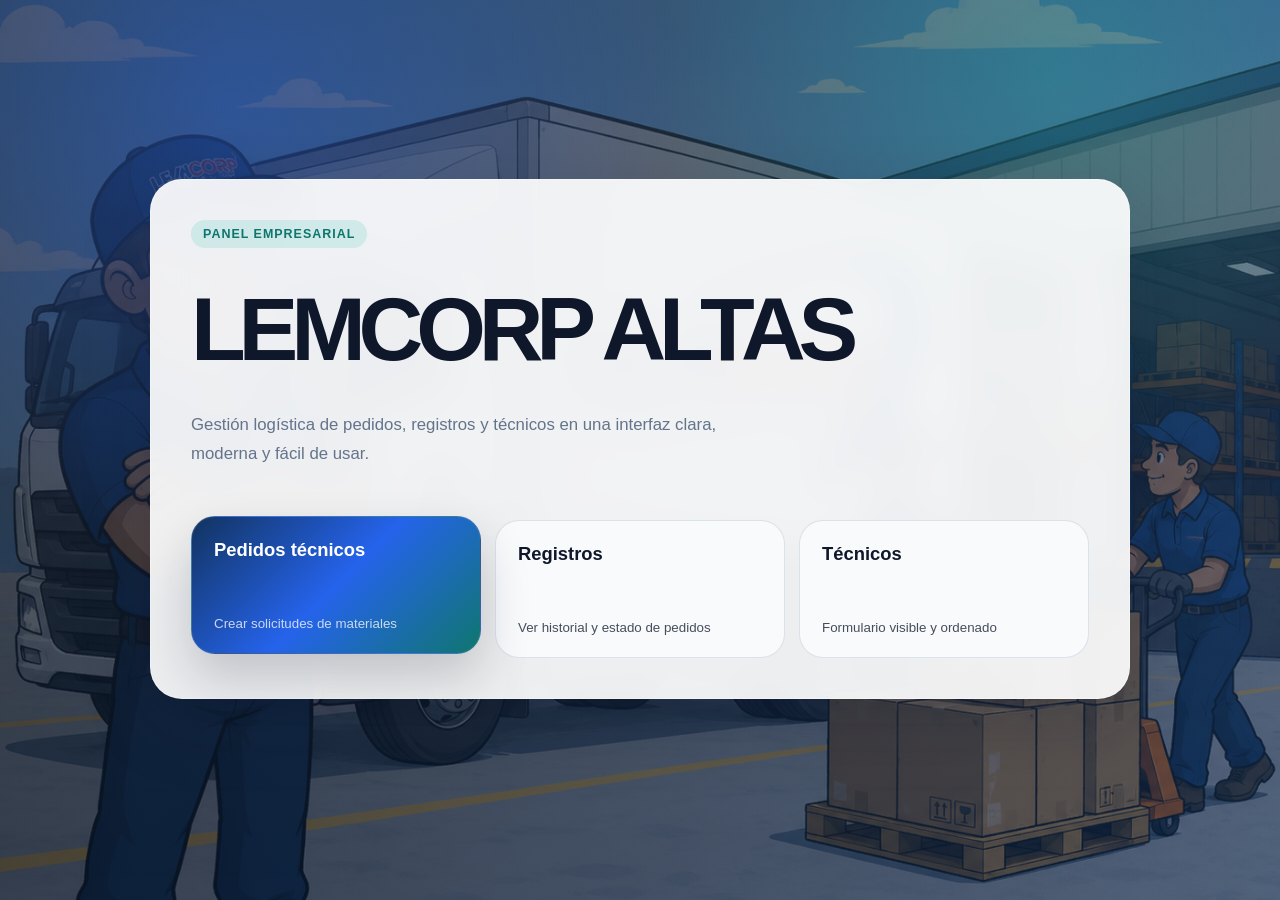
<file: index.html>
<!DOCTYPE html>
<html lang="es">
<head>
  <meta charset="UTF-8">
  <meta name="viewport" content="width=device-width, initial-scale=1.0">
  <title>LEMCORP ALTAS | Panel logístico</title>
  <link rel="stylesheet" href="Nueva%20carpeta/style.css">
</head>
<body class="landing-page">
  <main class="landing-shell">
    <section class="hero-panel">
      <span class="eyebrow">Panel empresarial</span>
      <h1>LEMCORP ALTAS</h1>
      <p>Gestión logística de pedidos, registros y técnicos en una interfaz clara, moderna y fácil de usar.</p>
      <div class="quick-actions">
        <a class="module-card primary" href="Nueva%20carpeta/tecnicos.html">
          <span>Pedidos técnicos</span>
          <small>Crear solicitudes de materiales</small>
        </a>
        <a class="module-card" href="Nueva%20carpeta/Admin.html">
          <span>Registros</span>
          <small>Ver historial y estado de pedidos</small>
        </a>
        <a class="module-card" href="Nueva%20carpeta/tecnicos.html#nuevo">
          <span>Técnicos</span>
          <small>Formulario visible y ordenado</small>
        </a>
      </div>
    </section>
  </main>
</body>
</html>
</file>
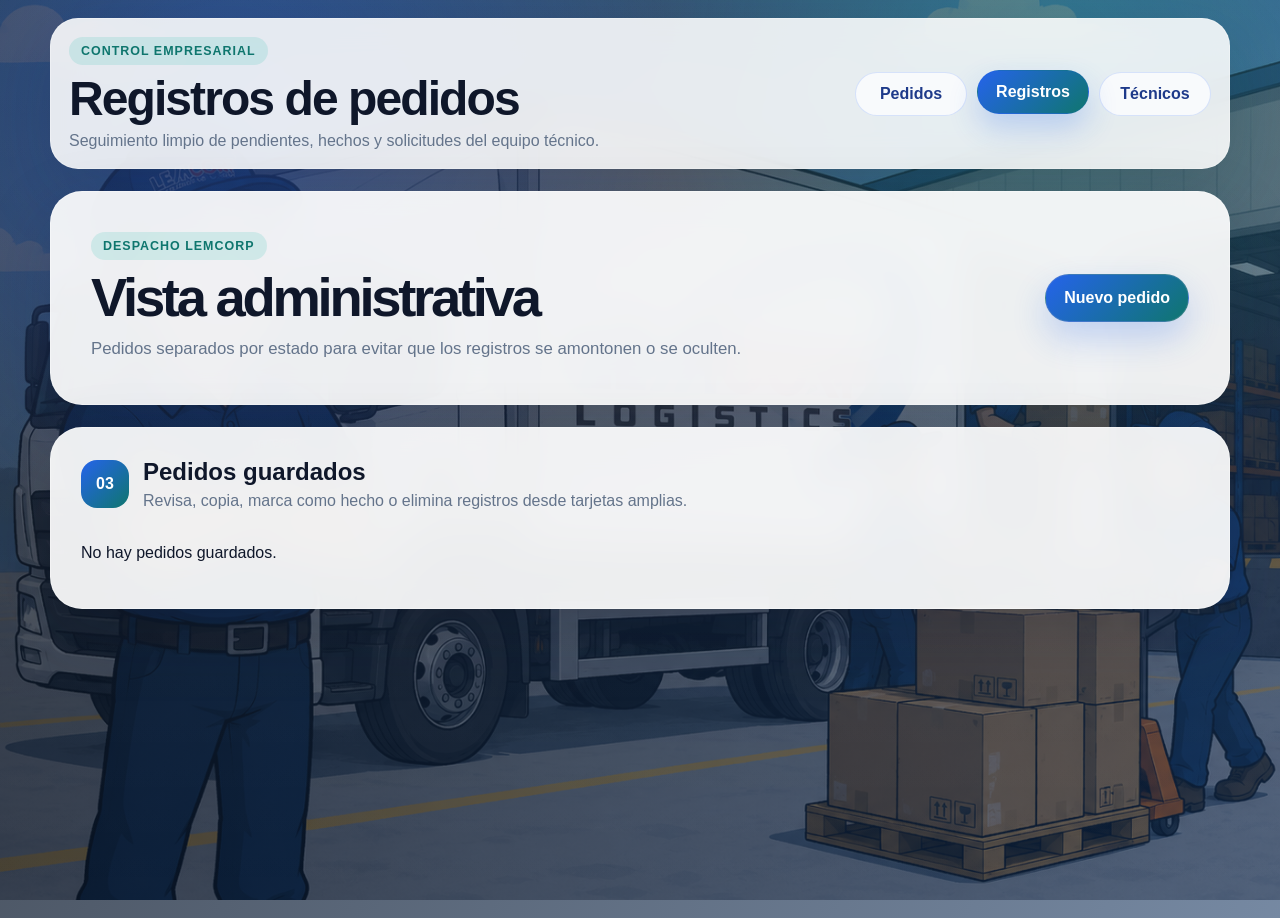
<file: Nueva carpeta/Admin.html>
<!DOCTYPE html>
<html lang="es">
<head>
  <meta charset="UTF-8">
  <meta name="viewport" content="width=device-width, initial-scale=1.0">
  <title>LEMCORP ALTAS | Registros</title>
  <link rel="stylesheet" href="style.css">
  <style>
    #loader {
      position: fixed;
      z-index: 9999;
      inset: 0;
      background: linear-gradient(135deg, #08111f, #12335f);
      display: flex;
      align-items: center;
      justify-content: center;
    }
    #loader img {
      width: min(220px, 55vw);
      filter: drop-shadow(0 24px 50px rgba(0, 0, 0, 0.35));
      animation: fadeIn 1.1s ease-in-out infinite alternate;
    }
    @keyframes fadeIn {
      from { opacity: 0.45; transform: translateY(8px) scale(0.98); }
      to { opacity: 1; transform: translateY(0) scale(1); }
    }
  </style>
</head>
<body>
  <div id="loader">
    <img src="image-removebg-preview.png" alt="Lemcorp Logo">
  </div>

  <header class="site-header" style="display:none;" id="contenido">
    <div class="brand-block">
      <span class="eyebrow">Control empresarial</span>
      <h1>Registros de pedidos</h1>
      <p>Seguimiento limpio de pendientes, hechos y solicitudes del equipo técnico.</p>
    </div>
    <nav class="app-nav" aria-label="Navegación principal">
      <a href="tecnicos.html">Pedidos</a>
      <a class="active" href="Admin.html">Registros</a>
      <a href="tecnicos.html#nuevo">Técnicos</a>
    </nav>
  </header>

  <main class="app-shell" style="display:none;" id="contenido2">
    <section class="hero-panel">
      <div>
        <span class="eyebrow">Despacho LEMCORP</span>
        <h2>Vista administrativa</h2>
        <p>Pedidos separados por estado para evitar que los registros se amontonen o se oculten.</p>
      </div>
      <a class="secondary-action" href="tecnicos.html">Nuevo pedido</a>
    </section>

    <section class="container records-panel" id="registros">
      <div class="section-heading">
        <span>03</span>
        <div>
          <h2>Pedidos guardados</h2>
          <p>Revisa, copia, marca como hecho o elimina registros desde tarjetas amplias.</p>
        </div>
      </div>
      <div id="tablaPedidos"></div>
    </section>
  </main>

  <script src="javaScriptAdmin.js"></script>
  <script>
    window.addEventListener("load", function(){
      setTimeout(()=>{
        document.getElementById("loader").style.display = "none";
        document.getElementById("contenido").style.display = "flex";
        document.getElementById("contenido2").style.display = "block";
      }, 800);
    });
  </script>
</body>
</html>
</file>
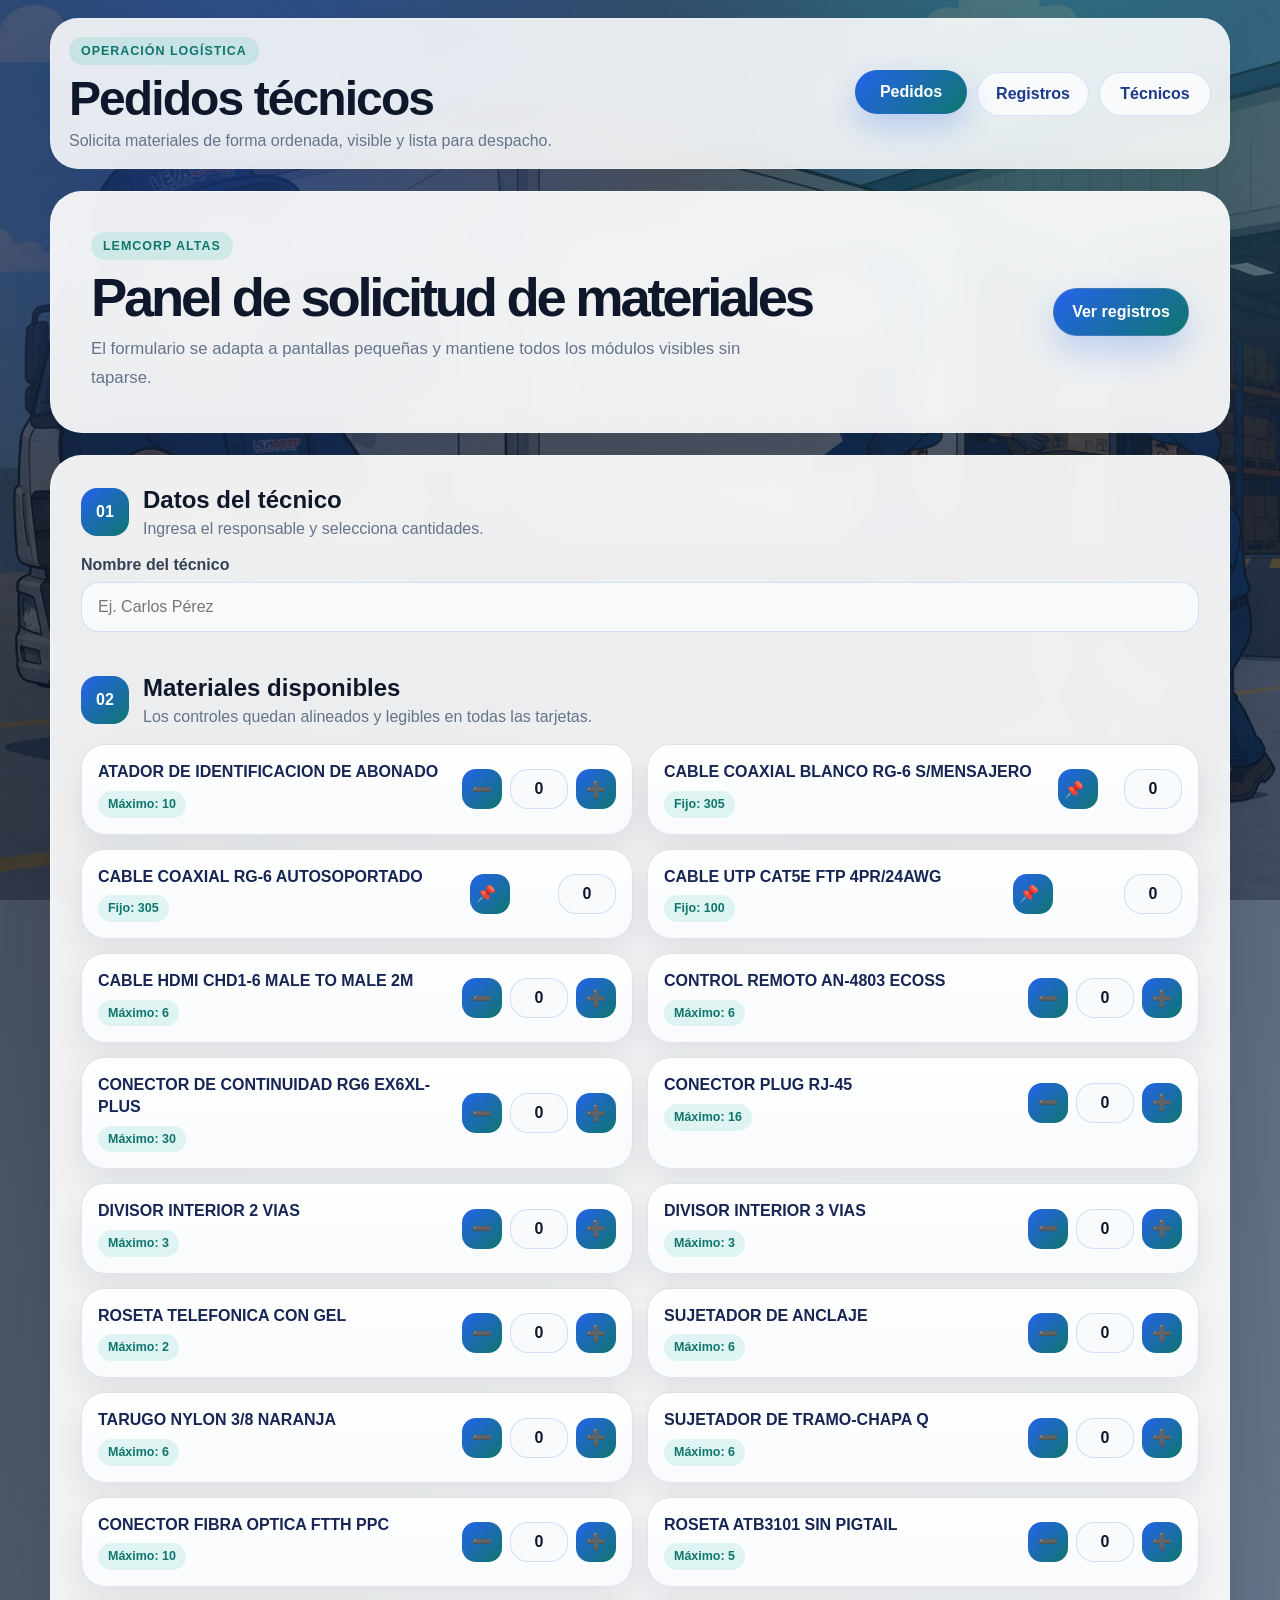
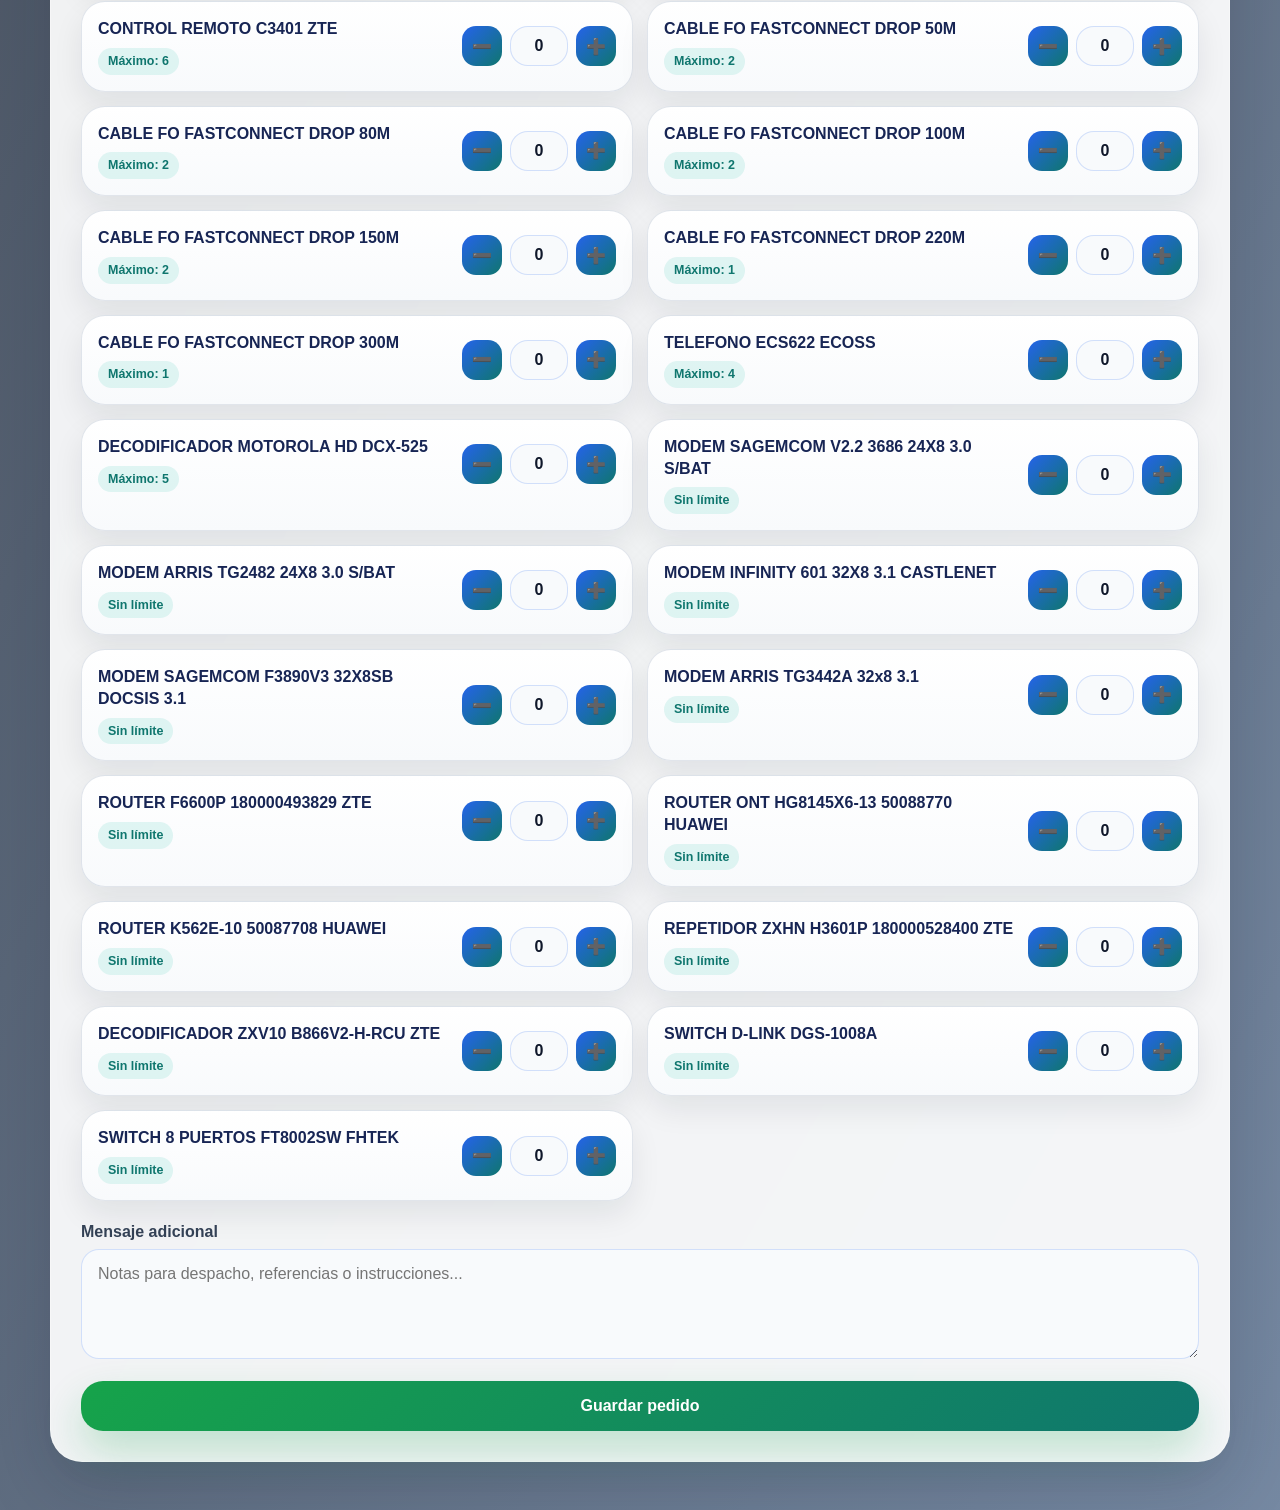
<file: Nueva carpeta/tecnicos.html>
<!DOCTYPE html>
<html lang="es">
<head>
  <meta charset="UTF-8">
  <meta name="viewport" content="width=device-width, initial-scale=1.0">
  <title>LEMCORP ALTAS | Pedidos técnicos</title>
  <link rel="stylesheet" href="style.css">
</head>
<body>
  <header class="site-header">
    <div class="brand-block">
      <span class="eyebrow">Operación logística</span>
      <h1>Pedidos técnicos</h1>
      <p>Solicita materiales de forma ordenada, visible y lista para despacho.</p>
    </div>
    <nav class="app-nav" aria-label="Navegación principal">
      <a class="active" href="tecnicos.html">Pedidos</a>
      <a href="Admin.html">Registros</a>
      <a href="#nuevo">Técnicos</a>
    </nav>
  </header>

  <main class="app-shell">
    <section class="hero-panel">
      <div>
        <span class="eyebrow">LEMCORP ALTAS</span>
        <h2>Panel de solicitud de materiales</h2>
        <p>El formulario se adapta a pantallas pequeñas y mantiene todos los módulos visibles sin taparse.</p>
      </div>
      <a class="secondary-action" href="Admin.html">Ver registros</a>
    </section>

    <section id="nuevo" class="container form-panel">
      <div class="section-heading">
        <span>01</span>
        <div>
          <h2>Datos del técnico</h2>
          <p>Ingresa el responsable y selecciona cantidades.</p>
        </div>
      </div>

      <label class="field-label" for="nombre">Nombre del técnico</label>
      <input class="form-field" type="text" id="nombre" placeholder="Ej. Carlos Pérez">

      <div class="section-heading compact">
        <span>02</span>
        <div>
          <h2>Materiales disponibles</h2>
          <p>Los controles quedan alineados y legibles en todas las tarjetas.</p>
        </div>
      </div>

      <div id="productos" class="productos-grid"></div>

      <label class="field-label" for="adicional">Mensaje adicional</label>
      <textarea class="form-field form-textarea" id="adicional" placeholder="Notas para despacho, referencias o instrucciones..."></textarea>

      <button class="enviar" onclick="guardarPedido()">Guardar pedido</button>
    </section>
  </main>

  <script src="script.js"></script>
</body>
</html>
</file>
<file: Nueva carpeta/style.css>
:root {
  --ink: #0f172a;
  --muted: #64748b;
  --panel: rgba(255, 255, 255, 0.92);
  --line: rgba(148, 163, 184, 0.28);
  --blue: #2563eb;
  --blue-dark: #12335f;
  --teal: #0f766e;
  --amber: #f59e0b;
  --green: #16a34a;
  --red: #dc2626;
  --shadow: 0 24px 70px rgba(15, 23, 42, 0.18);
}

* {
  box-sizing: border-box;
}

html {
  scroll-behavior: smooth;
}

body {
  min-height: 100vh;
  margin: 0;
  color: var(--ink);
  font-family: "Segoe UI", Arial, sans-serif;
  background:
    linear-gradient(120deg, rgba(8, 17, 31, 0.78), rgba(18, 51, 95, 0.58)),
    url("ChatGPT Image 23 may 2026, 10_47_10.png") center / cover fixed;
}

body::before {
  position: fixed;
  inset: 0;
  z-index: -1;
  content: "";
  background:
    radial-gradient(circle at 18% 12%, rgba(37, 99, 235, 0.36), transparent 34%),
    radial-gradient(circle at 82% 8%, rgba(20, 184, 166, 0.28), transparent 30%),
    linear-gradient(180deg, rgba(255, 255, 255, 0.08), rgba(255, 255, 255, 0));
}

a {
  color: inherit;
  text-decoration: none;
}

button,
input,
textarea {
  font: inherit;
}

.site-header {
  display: flex;
  width: min(1180px, calc(100% - 32px));
  margin: 18px auto 0;
  padding: 18px;
  align-items: center;
  justify-content: space-between;
  gap: 18px;
  border: 1px solid rgba(255, 255, 255, 0.28);
  border-radius: 28px;
  background: rgba(255, 255, 255, 0.88);
  box-shadow: var(--shadow);
  backdrop-filter: blur(16px);
}

.brand-block h1,
.hero-panel h1,
.hero-panel h2,
.section-heading h2,
.container h2 {
  margin: 0;
}

.brand-block h1 {
  font-size: clamp(1.7rem, 4vw, 3rem);
  letter-spacing: -0.04em;
}

.brand-block p,
.hero-panel p,
.section-heading p {
  margin: 6px 0 0;
  color: var(--muted);
}

.eyebrow {
  display: inline-flex;
  width: fit-content;
  margin-bottom: 6px;
  padding: 7px 12px;
  border-radius: 999px;
  color: #0f766e;
  background: rgba(20, 184, 166, 0.14);
  font-size: 0.78rem;
  font-weight: 800;
  letter-spacing: 0.08em;
  text-transform: uppercase;
}

.app-nav {
  display: flex;
  flex-wrap: wrap;
  justify-content: flex-end;
  gap: 10px;
}

.app-nav a {
  display: inline-flex;
  min-width: 112px;
  padding: 12px 16px;
  justify-content: center;
  border: 1px solid rgba(37, 99, 235, 0.16);
  border-radius: 999px;
  color: #1e3a8a;
  background: #f8fafc;
  font-weight: 800;
  transition: 180ms ease;
}

.app-nav a:hover,
.app-nav a.active {
  color: #fff;
  background: linear-gradient(135deg, var(--blue), var(--teal));
  transform: translateY(-2px);
  box-shadow: 0 14px 30px rgba(37, 99, 235, 0.24);
}

.app-shell,
.landing-shell {
  width: min(1180px, calc(100% - 32px));
  margin: 22px auto 48px;
}

.landing-shell {
  min-height: 100vh;
  display: grid;
  place-items: center;
  margin-block: 0;
}

.landing-page .hero-panel {
  width: min(100%, 980px);
  align-items: stretch;
  flex-direction: column;
}

.landing-page .hero-panel p {
  max-width: 580px;
}

.hero-panel,
.container {
  border: 1px solid rgba(255, 255, 255, 0.32);
  border-radius: 32px;
  background: var(--panel);
  box-shadow: var(--shadow);
  backdrop-filter: blur(18px);
}

.hero-panel {
  display: flex;
  margin-bottom: 22px;
  padding: clamp(22px, 4vw, 40px);
  align-items: center;
  justify-content: space-between;
  gap: 24px;
}

.hero-panel h1 {
  font-size: clamp(2.4rem, 9vw, 5.6rem);
  letter-spacing: -0.08em;
}

.hero-panel h2 {
  font-size: clamp(1.8rem, 5vw, 3.4rem);
  letter-spacing: -0.06em;
}

.hero-panel p {
  max-width: 680px;
  font-size: 1.05rem;
  line-height: 1.7;
}

.quick-actions {
  display: grid;
  grid-template-columns: repeat(3, minmax(0, 1fr));
  gap: 14px;
  margin-top: 28px;
}

.module-card,
.secondary-action {
  display: flex;
  border: 1px solid var(--line);
  border-radius: 24px;
  transition: 180ms ease;
}

.module-card {
  min-height: 138px;
  padding: 22px;
  flex-direction: column;
  justify-content: space-between;
  background: #f8fafc;
}

.module-card.primary,
.module-card:hover {
  color: #fff;
  background: linear-gradient(135deg, var(--blue-dark), var(--blue), var(--teal));
  transform: translateY(-4px);
  box-shadow: 0 24px 50px rgba(15, 23, 42, 0.2);
}

.module-card span {
  font-size: 1.15rem;
  font-weight: 900;
}

.module-card small {
  color: inherit;
  opacity: 0.76;
}

.secondary-action {
  white-space: nowrap;
  padding: 14px 18px;
  align-items: center;
  justify-content: center;
  color: #fff;
  background: linear-gradient(135deg, var(--blue), var(--teal));
  font-weight: 900;
  box-shadow: 0 16px 34px rgba(37, 99, 235, 0.24);
}

.secondary-action:hover {
  transform: translateY(-2px);
}

.container {
  padding: clamp(18px, 3vw, 30px);
}

.section-heading {
  display: flex;
  margin-bottom: 18px;
  align-items: center;
  gap: 14px;
}

.section-heading.compact {
  margin-top: 24px;
}

.section-heading span {
  display: grid;
  width: 48px;
  height: 48px;
  flex: 0 0 auto;
  place-items: center;
  border-radius: 16px;
  color: #fff;
  background: linear-gradient(135deg, var(--blue), var(--teal));
  font-weight: 900;
}

.field-label {
  display: inline-block;
  margin-bottom: 8px;
  color: #334155;
  font-weight: 800;
}

.form-field,
.cantidad {
  width: 100%;
  border: 1px solid rgba(37, 99, 235, 0.18);
  border-radius: 18px;
  color: var(--ink);
  background: #f8fafc;
  outline: none;
  transition: 160ms ease;
}

.form-field {
  padding: 15px 16px;
  margin-bottom: 18px;
}

.form-textarea {
  min-height: 110px;
  resize: vertical;
}

.form-field:focus,
.cantidad:focus {
  border-color: var(--blue);
  box-shadow: 0 0 0 4px rgba(37, 99, 235, 0.14);
}

.productos-grid {
  display: grid;
  grid-template-columns: repeat(2, minmax(0, 1fr));
  gap: 14px;
  margin-bottom: 22px;
}

.card {
  min-width: 0;
  padding: 16px;
  border: 1px solid var(--line);
  border-radius: 24px;
  background: linear-gradient(180deg, #fff, #f8fafc);
  box-shadow: 0 14px 30px rgba(15, 23, 42, 0.08);
}

.producto {
  display: flex;
  min-width: 0;
  align-items: center;
  justify-content: space-between;
  gap: 14px;
}

.nombre {
  min-width: 0;
  color: #172554;
  font-weight: 900;
  line-height: 1.35;
}

.nombre small {
  display: inline-flex;
  margin-top: 8px;
  padding: 5px 10px;
  border-radius: 999px;
  color: #0f766e;
  background: rgba(20, 184, 166, 0.12);
  font-size: 0.78rem;
  font-weight: 800;
}

.controles,
.producto > button {
  display: inline-flex;
  flex: 0 0 auto;
  align-items: center;
  gap: 8px;
}

.controles button,
.producto > button,
.copy-btn,
.done-btn,
.delete-btn {
  border: 0;
  border-radius: 14px;
  color: #fff;
  cursor: pointer;
  font-weight: 900;
  transition: 160ms ease;
}

.controles button,
.producto > button {
  width: 40px;
  height: 40px;
  background: linear-gradient(135deg, var(--blue), var(--teal));
}

.controles button:hover,
.producto > button:hover,
.copy-btn:hover,
.done-btn:hover,
.delete-btn:hover,
.enviar:hover {
  transform: translateY(-2px);
  filter: brightness(1.04);
}

.cantidad {
  width: 58px;
  padding: 10px 8px;
  text-align: center;
  font-weight: 900;
}

.enviar {
  width: 100%;
  border: 0;
  border-radius: 22px;
  padding: 16px;
  color: white;
  background: linear-gradient(135deg, var(--green), var(--teal));
  box-shadow: 0 20px 40px rgba(22, 163, 74, 0.24);
  cursor: pointer;
  font-size: 1rem;
  font-weight: 900;
  transition: 160ms ease;
}

#tablaPedidos {
  display: grid;
  gap: 16px;
}

#tablaPedidos > h2 {
  display: inline-flex;
  width: fit-content;
  margin: 18px 0 0;
  padding: 9px 14px;
  border-radius: 999px;
  color: #fff;
  background: linear-gradient(135deg, var(--blue-dark), var(--blue));
  font-size: 1rem;
}

.pedido-bloque {
  padding: 18px;
  border: 1px solid var(--line);
  border-left: 7px solid var(--amber);
  border-radius: 24px;
  background: #fff;
  box-shadow: 0 16px 36px rgba(15, 23, 42, 0.1);
}

.pedido-hecho {
  border-left-color: var(--green);
  background: linear-gradient(180deg, #f0fdf4, #fff);
}

.pedido-pendiente {
  border-left-color: var(--amber);
  background: linear-gradient(180deg, #fffbeb, #fff);
}

.pedido-bloque h3 {
  margin: 0 0 10px;
  color: #172554;
  font-size: 1.1rem;
}

.pedido-bloque p {
  color: #475569;
}

.pedido-bloque ul {
  display: grid;
  gap: 8px;
  padding-left: 20px;
}

.pedido-bloque li {
  overflow-wrap: anywhere;
}

.pedido-actions {
  display: flex;
  flex-wrap: wrap;
  gap: 10px;
  margin-top: 16px;
}

.copy-btn,
.done-btn,
.delete-btn {
  padding: 10px 14px;
}

.copy-btn {
  color: #422006;
  background: #fbbf24;
}

.done-btn {
  background: var(--green);
}

.delete-btn {
  background: var(--red);
}

@media (max-width: 860px) {
  .site-header,
  .hero-panel {
    align-items: stretch;
    flex-direction: column;
  }

  .app-nav {
    justify-content: stretch;
  }

  .app-nav a {
    flex: 1 1 140px;
  }

  .quick-actions,
  .productos-grid {
    grid-template-columns: 1fr;
  }
}

@media (max-width: 520px) {
  .site-header,
  .app-shell,
  .landing-shell {
    width: min(100% - 18px, 1180px);
  }

  .producto {
    align-items: flex-start;
    flex-direction: column;
  }

  .controles,
  .producto > button {
    width: 100%;
    justify-content: flex-end;
  }
}
</file>
